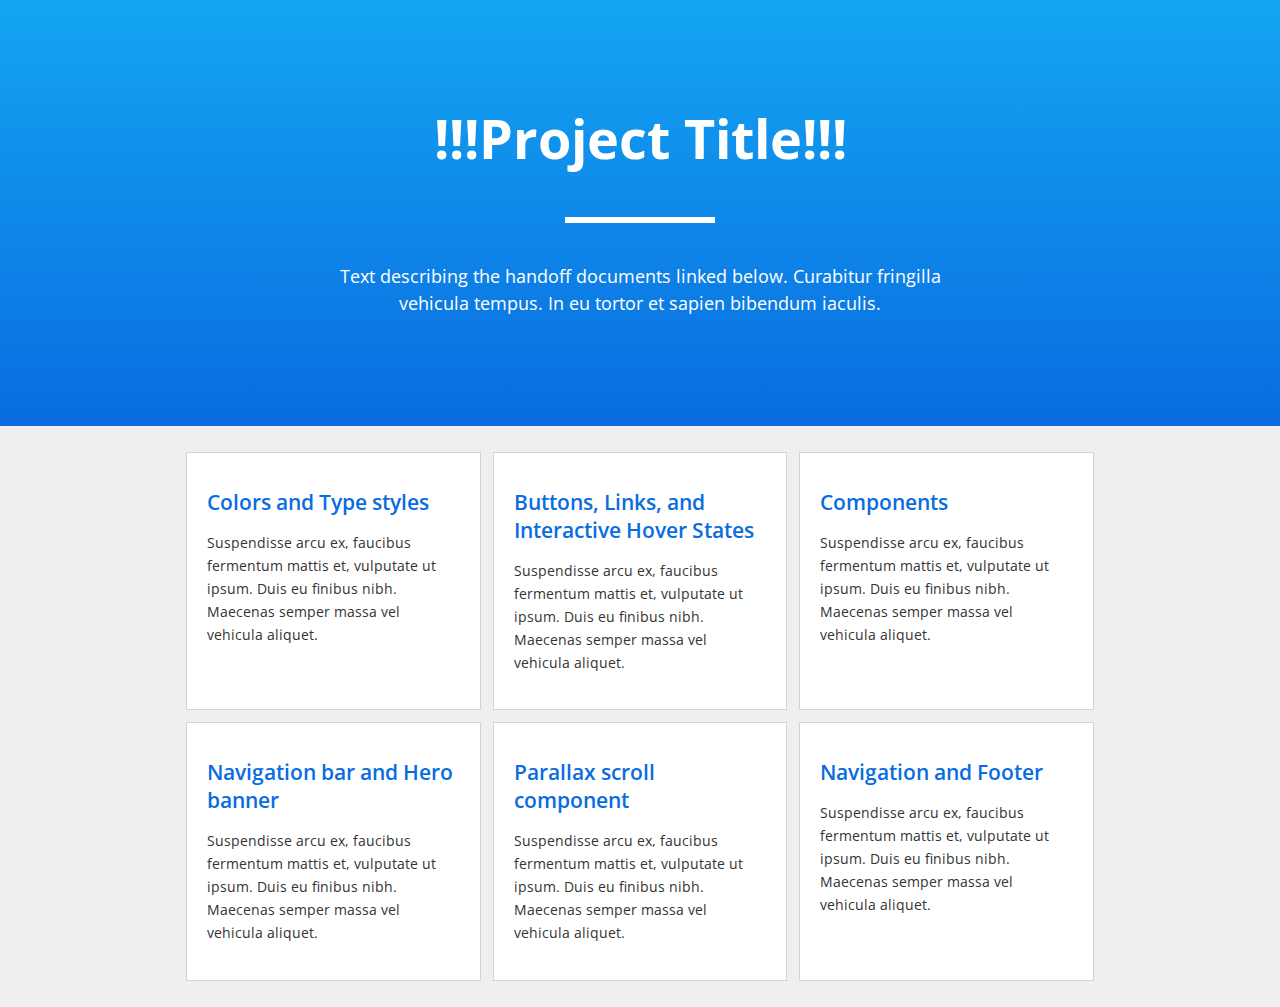
<file: index.html>
<!DOCTYPE html>
<html lang="en">
<head>
	<meta charset="UTF-8">
    <meta name="viewport" content="width=device-width, initial-scale=1.0">
	<title>Home Page</title>
	<link rel="stylesheet" type="text/css" href="css/reset.css">
	<link rel="stylesheet" type="text/css" href="css/main.css">
	<link href="https://fonts.googleapis.com/css?family=Open+Sans:300,400,600,800" rel="stylesheet">
</head>
<body>
	

	<!-- Top -->


    <!-- HERO 1 -->

    <section>
        <div class="hero_1">
            <div class="home_text_wrapper gradient_blue">
                <div class="home_top_text_width">
		    	    <h1>
		    	    	!!!Project Title!!!
		    	    </h1>
		    	    <div class="home_top_rule">
		    	    </div>
		    	    <h2 class="home_top_subtext">
		    	       Text describing the handoff documents linked below. Curabitur fringilla vehicula tempus. In eu tortor et sapien bibendum iaculis. 
		    	    </h2>
		             <a href="#" class="aTag_hero"></a>
                </div>
            </div>
        </div>

    <!-- HERO 2 -->
    
    <div class="hero_2 hide">
        <div class="home_text_wrapper home2_image_bg">
            <div class="color_layer"></div>
            <div class="home2_top_text_width">  
                <h1 class="home2_h1">
                  Project Title
                </h1>
                <div class="home_top_rule"></div>
                <h2 class="home2_h2">
                  Text describing the handoff documents linked below. Curabitur     fringilla vehicula tempus. In eu tortor et sapien bibendum iaculis. 
                </h2>
            </div> 
            <a href="#" class="aTag_hero"></a>
        </div>
    </div>

    </section>

	
     <!-- Bottom -->

	
     <section class="home_bottom_section">

     		<!-- Cards line One -->
     		  
     	<div class="home_card_container">

     		  <div class="home_card">
     		  	<h3>Colors and Type styles</h3>
     		  	<p>
     		  		Suspendisse arcu ex, faucibus fermentum mattis et, vulputate ut ipsum. Duis eu finibus nibh. Maecenas semper massa vel vehicula aliquet. 
     		  	</p>
     		  	<a href="handoff_1.html" class="aTag"></a>
     		  </div>
               	
     		  <div class="home_card">
     		  	<h3>Buttons, Links, and Interactive Hover States</h3>
     		  	<p>
     		  		Suspendisse arcu ex, faucibus fermentum mattis et, vulputate ut ipsum. Duis eu finibus nibh. Maecenas semper massa vel vehicula aliquet.
     		  	</p>
     		  	<a href="handoff_2.html" class="aTag"></a>
     		  </div>

     		  <div class="home_card">
     		  	<h3>Components</h3>
     		  	<p>
     		  		Suspendisse arcu ex, faucibus fermentum mattis et, vulputate ut ipsum. Duis eu finibus nibh. Maecenas semper massa vel vehicula aliquet. 
     		  	</p>
     		  	<a href="#" class="aTag"></a>
     		  </div>
               	
          </div>

             <!-- Cards line Two -->
     		  		  
          <div class="home_card_container">

                 <div class="home_card">
                    <h3>Navigation bar and Hero banner</h3>
                    <p>
                         Suspendisse arcu ex, faucibus fermentum mattis et, vulputate ut ipsum. Duis eu finibus nibh. Maecenas semper massa vel vehicula aliquet. 
                    </p>
                    <a href="handoff_1.html" class="aTag"></a>
                 </div>
                    
                 <div class="home_card">
                    <h3>Parallax scroll component</h3>
                    <p>
                         Suspendisse arcu ex, faucibus fermentum mattis et, vulputate ut ipsum. Duis eu finibus nibh. Maecenas semper massa vel vehicula aliquet.
                    </p>
                    <a href="handoff_2.html" class="aTag"></a>
                 </div>

                 <div class="home_card">
                    <h3>Navigation and Footer</h3>
                    <p>
                         Suspendisse arcu ex, faucibus fermentum mattis et, vulputate ut ipsum. Duis eu finibus nibh. Maecenas semper massa vel vehicula aliquet. 
                    </p>
                    <a href="#" class="aTag"></a>
                 </div>
                    
          </div>
               	
     		
     </section>


    <!-- Scripts -->
     <script src="js/jquery.js"></script> <!-- linking to jQuery file -->
     <script src="js/main.js"></script>
    <!-- End Scripts -->


</body>
</html>
</file>
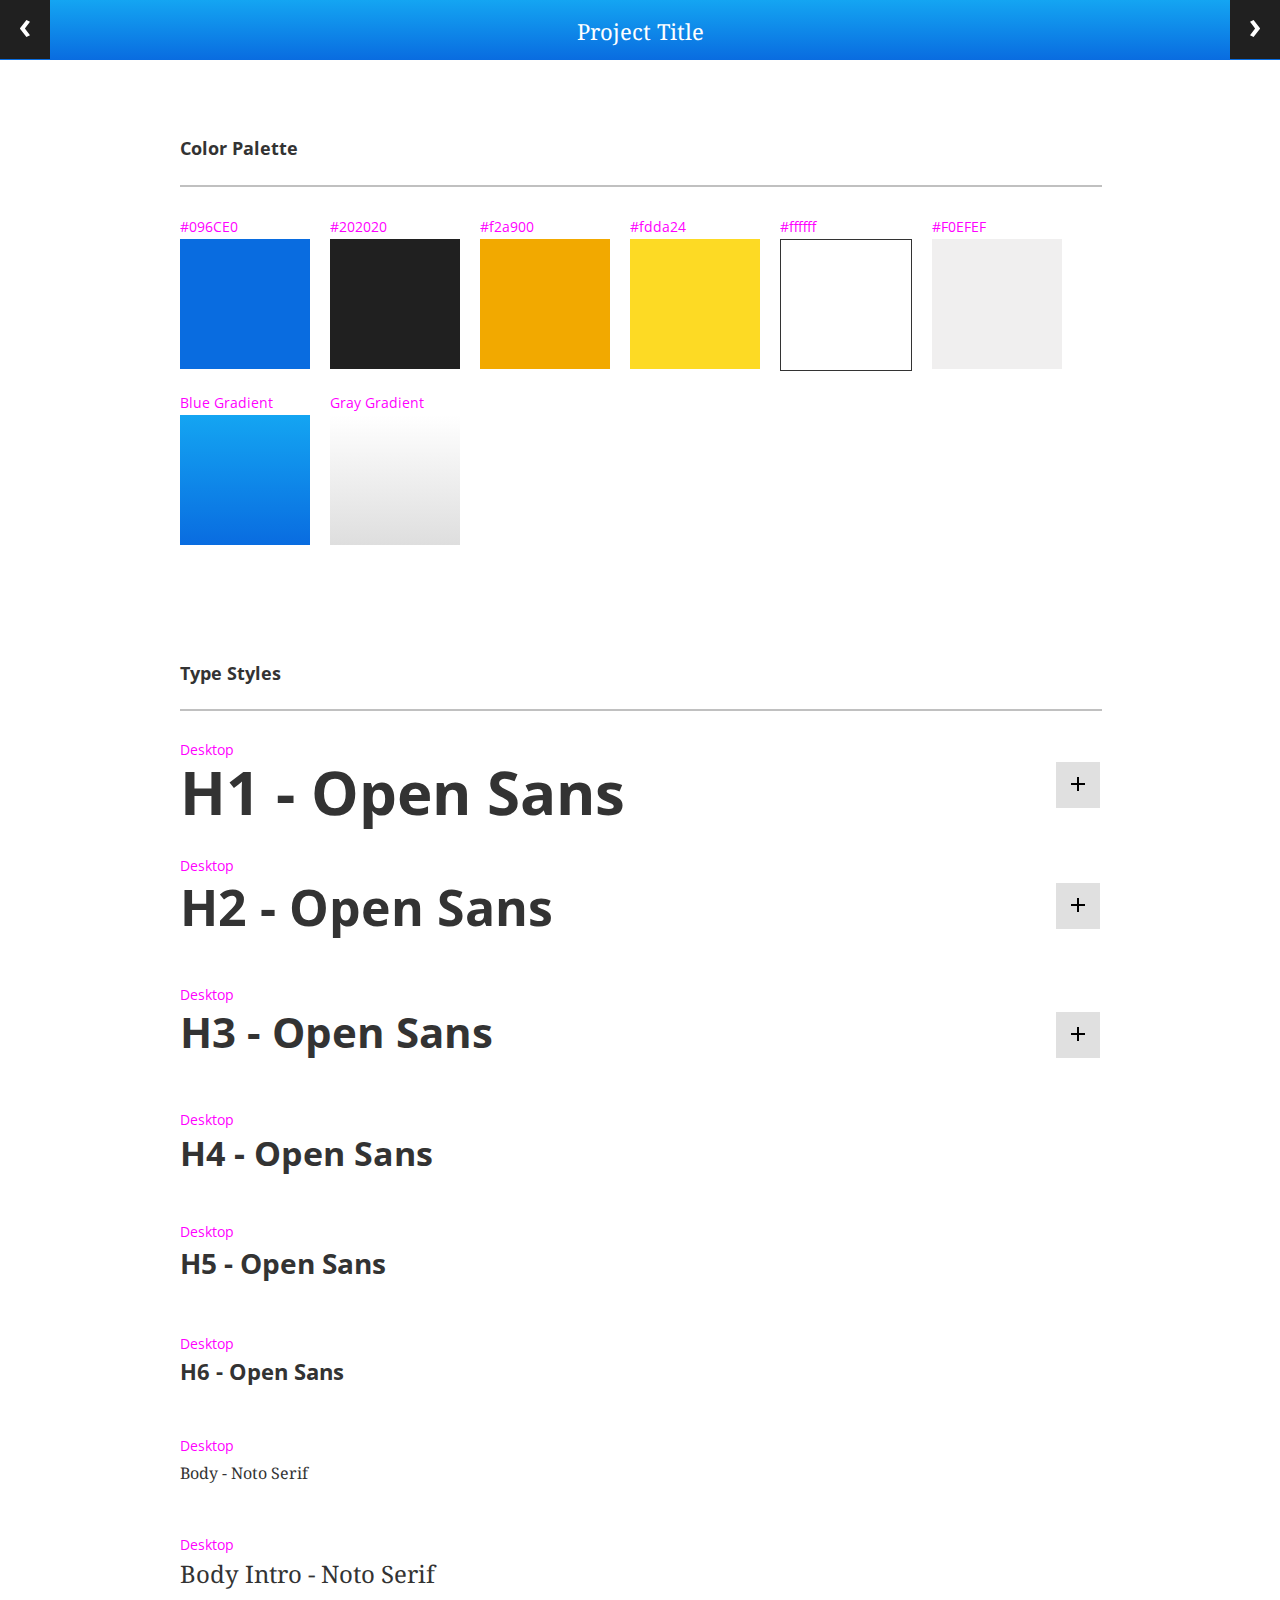
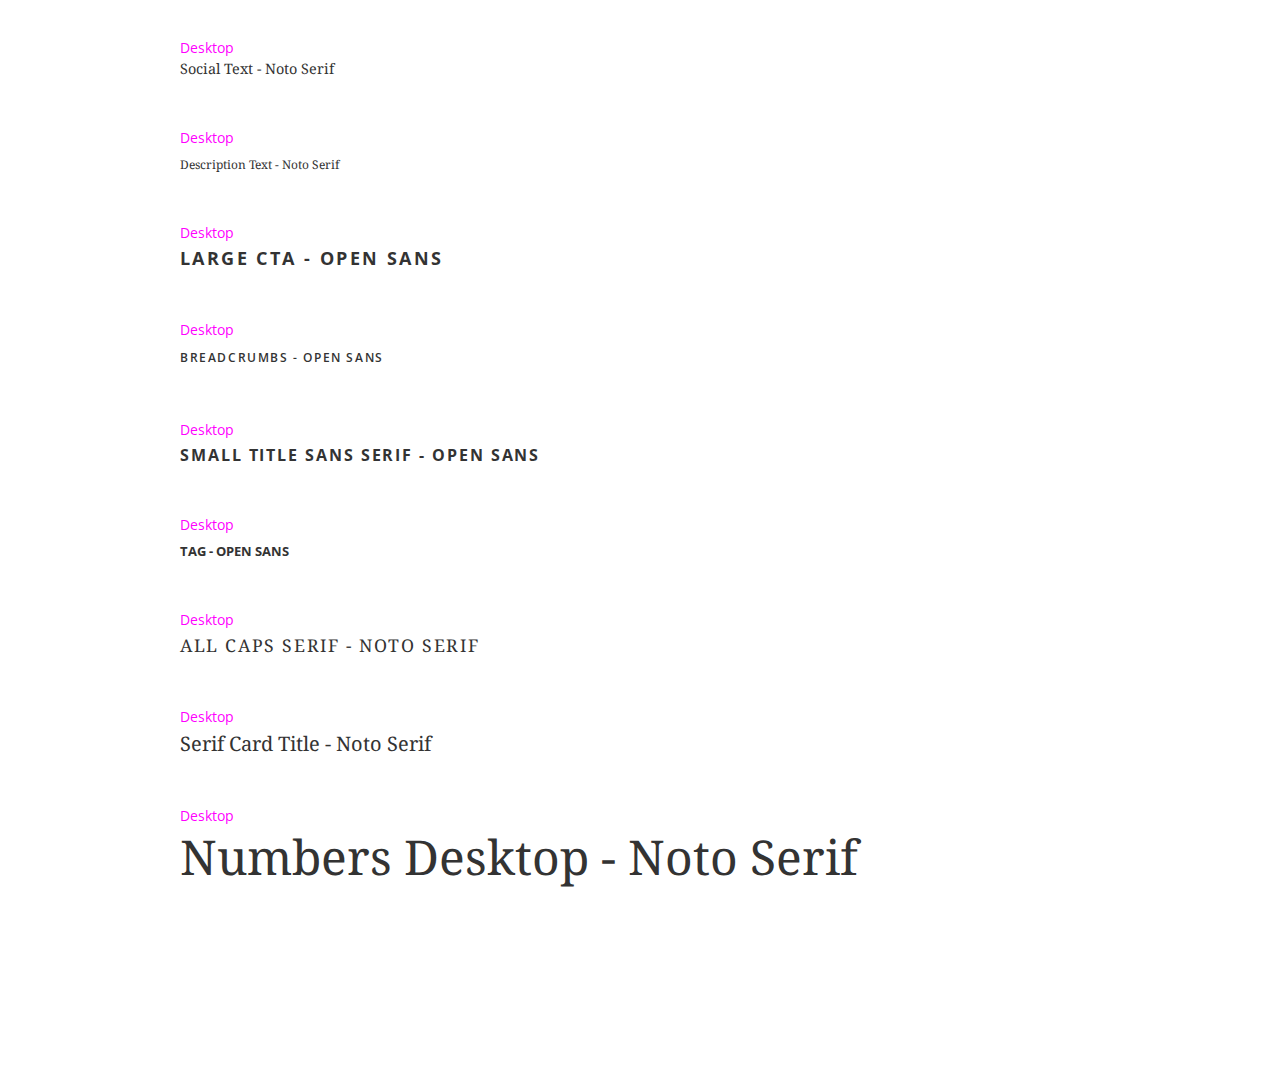
<file: handoff_1.html>
<!DOCTYPE html>
<html lang="en">
<head>
	<meta charset="UTF-8">
     <meta name="viewport" content="width=device-width, initial-scale=1.0">
	<title>Home Page</title>
	<link rel="stylesheet" type="text/css" href="css/reset.css">
	<link rel="stylesheet" type="text/css" href="css/handoff.css">
	<link href="https://fonts.googleapis.com/css?family=Open+Sans:300,400,600,800" rel="stylesheet">
     <link href="https://fonts.googleapis.com/css?family=Noto+Serif:400,700" rel="stylesheet">


</head>
<body>
	

	<!-- EYEBROW -->


	<section class="home_top_section gradient_blue">
          <a href="index.html" class="backArrow">
               <img src="images/Arrow_Small_Left.svg" alt="back arrow">
          </a>
         <a href="handoff_2.html" class="forwardArrow">
               <img src="images/Arrow_Small_Right.svg" alt="back arrow">
          </a>
          <div class="home_960_section">
		   <span class="eyebrow">
		   	Project Title
		   </span>
          </div>
	</section>

	
     <!-- BODY -->
	

	<section class="home_960_section">     


	    <!-- COLOR -->



          <div class="padding_top_xlarge">
               <span class="labelText">
                    Color Palette
               </span>
               <hr color="#C0C0C0" width="100%" class="padding_top_small">
               <div class="flex_container">
                    <div class="color_container">
                         <span class="magentaText">
                              #096CE0
                         </span>
                         <div class="color_block background_color_blue"></div>
                    </div>
                    <div class="color_container">
                         <span class="magentaText">
                              #202020
                         </span>
                         <div class="color_block background_color_black"></div>
                    </div>
                    <div class="color_container">
                         <span class="magentaText">
                              #f2a900
                         </span>
                         <div class="color_block background_color_darkyellow"></div>
                    </div>
                    <div class="color_container">
                         <span class="magentaText">
                              #fdda24
                         </span>
                         <div class="color_block background_color_lightyellow"></div>
                    </div>
                    <div class="color_container">
                         <span class="magentaText">
                              #ffffff
                         </span>
                         <div class="color_block background_color_white"></div>
                    </div>
                    <div class="color_container">
                         <span class="magentaText">
                              #F0EFEF
                         </span>
                         <div class="color_block background_color_lightgray"></div>
                    </div>
                    <div class="color_container">
                         <span class="magentaText">
                              Blue Gradient
                         </span>
                         <div class="color_block gradient_blue"></div>
                    </div>
                    <div class="color_container">
                         <span class="magentaText">
                              Gray Gradient
                         </span>
                         <div class="color_block gradient_gray"></div>
                    </div>
               </div>
          </div>



          <!-- TYPE -->



          <div class="padding_top_xlarge">
		     <span class="labelText">
                    Type Styles
               </span>
               <hr color="#C0C0C0" width="100%" class="padding_top_small">

               <!-- H1 -->

               <div class="flex_container padding_top_small">
                    <div class="type_container">
                         <span class="magentaText viewportDesktop">
                              Desktop
                         </span>
                         <span class="magentaText viewportTablet">
                              Tablet
                         </span>
                         <span class="magentaText viewportMobile">
                              Mobile
                         </span>
                    </div>
                    <div class="type_container padding_bottom_xsmall">
                         <span class="h1">
                              H1 - Open Sans
                         </span>
                         <a href="#" class="accordion" id="toggle_h1">
                              <img src="images/plus.svg" alt="back arrow">
                          </a>
                    </div>
                    <code id="code_h1" class="p padding_top_small padding_bottom_small">
                         font-family: 'Open Sans', sans-serif;<br>
                         font-weight: 700;<br>
                         font-size: 3.75rem;<br>
                         text-align: left;<br>
                         color: #333333;<br>
                         display: inline-block;
                    </code>
               </div>

               <!-- H2 -->

               <div class="flex_container padding_top_small">
                    <div class="type_container padding_bottom_xsmall">
                         <span class="magentaText viewportDesktop">
                              Desktop
                         </span>
                         <span class="magentaText viewportTablet">
                              Tablet
                         </span>
                         <span class="magentaText viewportMobile">
                              Mobile
                         </span>
                    </div>
                    <div class="type_container">
                         <span class="h2">
                              H2 - Open Sans
                         </span>
                         <a href="#" class="accordion" id="toggle_h2">
                              <img src="images/plus.svg" alt="back arrow">
                          </a>
                    </div>
                    <code id="code_h2" class="p padding_top_small padding_bottom_small">
                         font-family: 'Open Sans', sans-serif;<br>
                         font-weight: 700;<br>
                         font-size: 3.1rem;<br>
                         text-align: left;<br>
                         color: #333333;<br>
                         display: inline-block;<br>
                    </code>
               </div>

               <!-- H3 -->

               <div class="flex_container padding_top_large">
                    <div class="type_container padding_bottom_xsmall">
                         <span class="magentaText viewportDesktop">
                              Desktop
                         </span>
                         <span class="magentaText viewportTablet">
                              Tablet
                         </span>
                         <span class="magentaText viewportMobile">
                              Mobile
                         </span>
                    </div>
                    <div class="type_container">
                         <span class="h3">
                              H3 - Open Sans
                         </span>
                         <a href="#" class="accordion" id="toggle_h3">
                              <img src="images/plus.svg" alt="back arrow">
                         </a>
                    </div>
                    <code id="code_h3" class="p padding_top_small padding_bottom_small">
                         font-family: 'Open Sans', sans-serif;<br>
                         font-weight: 700;<br>
                         font-size: 2.55rem;<br>
                         text-align: left;<br>
                         color: #333333;<br>
                         display: inline-block;
                    </code>
               </div>

               <!-- H4 -->

               <div class="flex_container padding_top_large">
                    <div class="type_container padding_bottom_xsmall">
                         <span class="magentaText viewportDesktop">
                              Desktop
                         </span>
                         <span class="magentaText viewportTablet">
                              Tablet
                         </span>
                         <span class="magentaText viewportMobile">
                              Mobile
                         </span>
                    </div>
                    <div class="type_container">
                         <span class="h4">
                              H4 - Open Sans
                         </span>
                    </div>
               </div>

               <!-- H5 -->

               <div class="flex_container padding_top_large">
                    <div class="type_container padding_bottom_xsmall">
                         <span class="magentaText viewportDesktop">
                              Desktop
                         </span>
                         <span class="magentaText viewportTablet">
                              Tablet
                         </span>
                         <span class="magentaText viewportMobile">
                              Mobile
                         </span>
                    </div>
                    <div class="type_container padding_bottom_xsmall">
                         <span class="h5">
                              H5 - Open Sans
                         </span>
                    </div>
               </div>

               <!-- H6 -->

               <div class="flex_container padding_top_large">
                    <div class="type_container padding_bottom_xsmall">
                         <span class="magentaText viewportDesktop">
                              Desktop
                         </span>
                         <span class="magentaText viewportTablet">
                              Tablet
                         </span>
                         <span class="magentaText viewportMobile">
                              Mobile
                         </span>
                    </div>
                    <div class="type_container">
                         <span class="h6">
                              H6 - Open Sans
                         </span>
                    </div>
               </div>

               <!-- Body -->

               <div class="flex_container padding_top_large">
                    <div class="type_container padding_bottom_xsmall">
                         <span class="magentaText viewportDesktop">
                              Desktop
                         </span>
                         <span class="magentaText viewportTablet">
                              Tablet
                         </span>
                         <span class="magentaText viewportMobile">
                              Mobile
                         </span>
                    </div>
                    <div class="type_container">
                         <span class="p">
                              Body - Noto Serif
                         </span>
                    </div>
               </div>

               <!-- Body Intro -->

               <div class="flex_container padding_top_large">
                    <div class="type_container padding_bottom_xsmall">
                         <span class="magentaText viewportDesktop">
                              Desktop
                         </span>
                         <span class="magentaText viewportTablet">
                              Tablet
                         </span>
                         <span class="magentaText viewportMobile">
                              Mobile
                         </span>
                    </div>
                    <div class="type_container">
                         <span class="p_intro">
                              Body Intro - Noto Serif
                         </span>
                    </div>
               </div>

               <!-- Social Text -->

               <div class="flex_container padding_top_large">
                    <div class="type_container">
                         <span class="magentaText viewportDesktop">
                              Desktop
                         </span>
                         <span class="magentaText viewportTablet">
                              Tablet
                         </span>
                         <span class="magentaText viewportMobile">
                              Mobile
                         </span>
                    </div>
                    <div class="type_container">
                         <span class="social_text">
                              Social Text - Noto Serif
                         </span>
                    </div>
               </div>

               <!-- Description Text -->

               <div class="flex_container padding_top_large">
                    <div class="type_container padding_bottom_xsmall">
                         <span class="magentaText viewportDesktop">
                              Desktop
                         </span>
                         <span class="magentaText viewportTablet">
                              Tablet
                         </span>
                         <span class="magentaText viewportMobile">
                              Mobile
                         </span>
                    </div>
                    <div class="type_container">
                         <span class="description_text">
                              Description Text - Noto Serif
                         </span>
                    </div>
               </div>

               <!-- Large CTA -->

               <div class="flex_container padding_top_large">
                    <div class="type_container padding_bottom_xsmall">
                         <span class="magentaText viewportDesktop">
                              Desktop
                         </span>
                         <span class="magentaText viewportTablet">
                              Tablet
                         </span>
                         <span class="magentaText viewportMobile">
                              Mobile
                         </span>
                    </div>
                    <div class="type_container">
                         <span class="large_cta">
                              LARGE CTA - Open Sans 
                         </span>
                    </div>
               </div>

               <!-- Breadcrumbs -->

               <div class="flex_container padding_top_large">
                    <div class="type_container padding_bottom_xsmall">
                         <span class="magentaText viewportDesktop">
                              Desktop
                         </span>
                         <span class="magentaText viewportTablet">
                              Tablet
                         </span>
                         <span class="magentaText viewportMobile">
                              Mobile
                         </span>
                    </div>
                    <div class="type_container">
                         <span class="breadcrumbs">
                              BREADCRUMBS - Open Sans
                         </span>
                    </div>
               </div>

               <!-- Small Title -->

               <div class="flex_container padding_top_large">
                    <div class="type_container padding_bottom_xsmall">
                         <span class="magentaText viewportDesktop">
                              Desktop
                         </span>
                         <span class="magentaText viewportTablet">
                              Tablet
                         </span>
                         <span class="magentaText viewportMobile">
                              Mobile
                         </span>
                    </div>
                    <div class="type_container">
                         <span class="small_title_sans">
                              Small Title Sans Serif - Open Sans 
                         </span>
                    </div>
               </div>

               <!-- Tag -->

               <div class="flex_container padding_top_large">
                    <div class="type_container padding_bottom_xsmall">
                         <span class="magentaText viewportDesktop">
                              Desktop
                         </span>
                         <span class="magentaText viewportTablet">
                              Tablet
                         </span>
                         <span class="magentaText viewportMobile">
                              Mobile
                         </span>
                    </div>
                    <div class="type_container">
                         <span class="tag_text">
                               TAG - Open Sans
                         </span>
                    </div>
               </div>

               <!-- All Caps -->

               <div class="flex_container padding_top_large">
                    <div class="type_container padding_bottom_xsmall">
                         <span class="magentaText viewportDesktop">
                              Desktop
                         </span>
                         <span class="magentaText viewportTablet">
                              Tablet
                         </span>
                         <span class="magentaText viewportMobile">
                              Mobile
                         </span>
                    </div>
                    <div class="type_container">
                         <span class="all_caps_serif">
                               ALL CAPS SERIF - Noto Serif
                         </span>
                    </div>
               </div>

               <!-- Serif Card Title -->

               <div class="flex_container padding_top_large">
                    <div class="type_container padding_bottom_xsmall">
                         <span class="magentaText viewportDesktop">
                              Desktop
                         </span>
                         <span class="magentaText viewportTablet">
                              Tablet
                         </span>
                         <span class="magentaText viewportMobile">
                              Mobile
                         </span>
                    </div>
                    <div class="type_container">
                         <span class="serif_card_title">
                               Serif Card Title - Noto Serif
                         </span>
                    </div>
               </div>

               <!-- Large Numbers -->

               <div class="flex_container padding_top_large">
                    <div class="type_container padding_bottom_xsmall">
                         <span class="magentaText viewportDesktop">
                              Desktop
                         </span>
                         <span class="magentaText viewportTablet">
                              Tablet
                         </span>
                         <span class="magentaText viewportMobile">
                              Mobile
                         </span>
                    </div>
                    <div class="type_container">
                         <span class="numbers_desktop">
                              Numbers Desktop - Noto Serif
                         </span>
                    </div>
               </div>
               
               
               <!-- Padding -->
               

               <div class="flex_container padding_top_large">
                    <div class="padding_top_xlarge"></div>
                    <div class="padding_top_xlarge"></div>
               </div>
          </div>


	</section>

    <!-- Scripts -->
     <script src="js/jquery.js"></script> <!-- linking to jQuery file -->
     <script src="js/main.js"></script>
    <!-- End Scripts -->

</body>
</html>
</file>
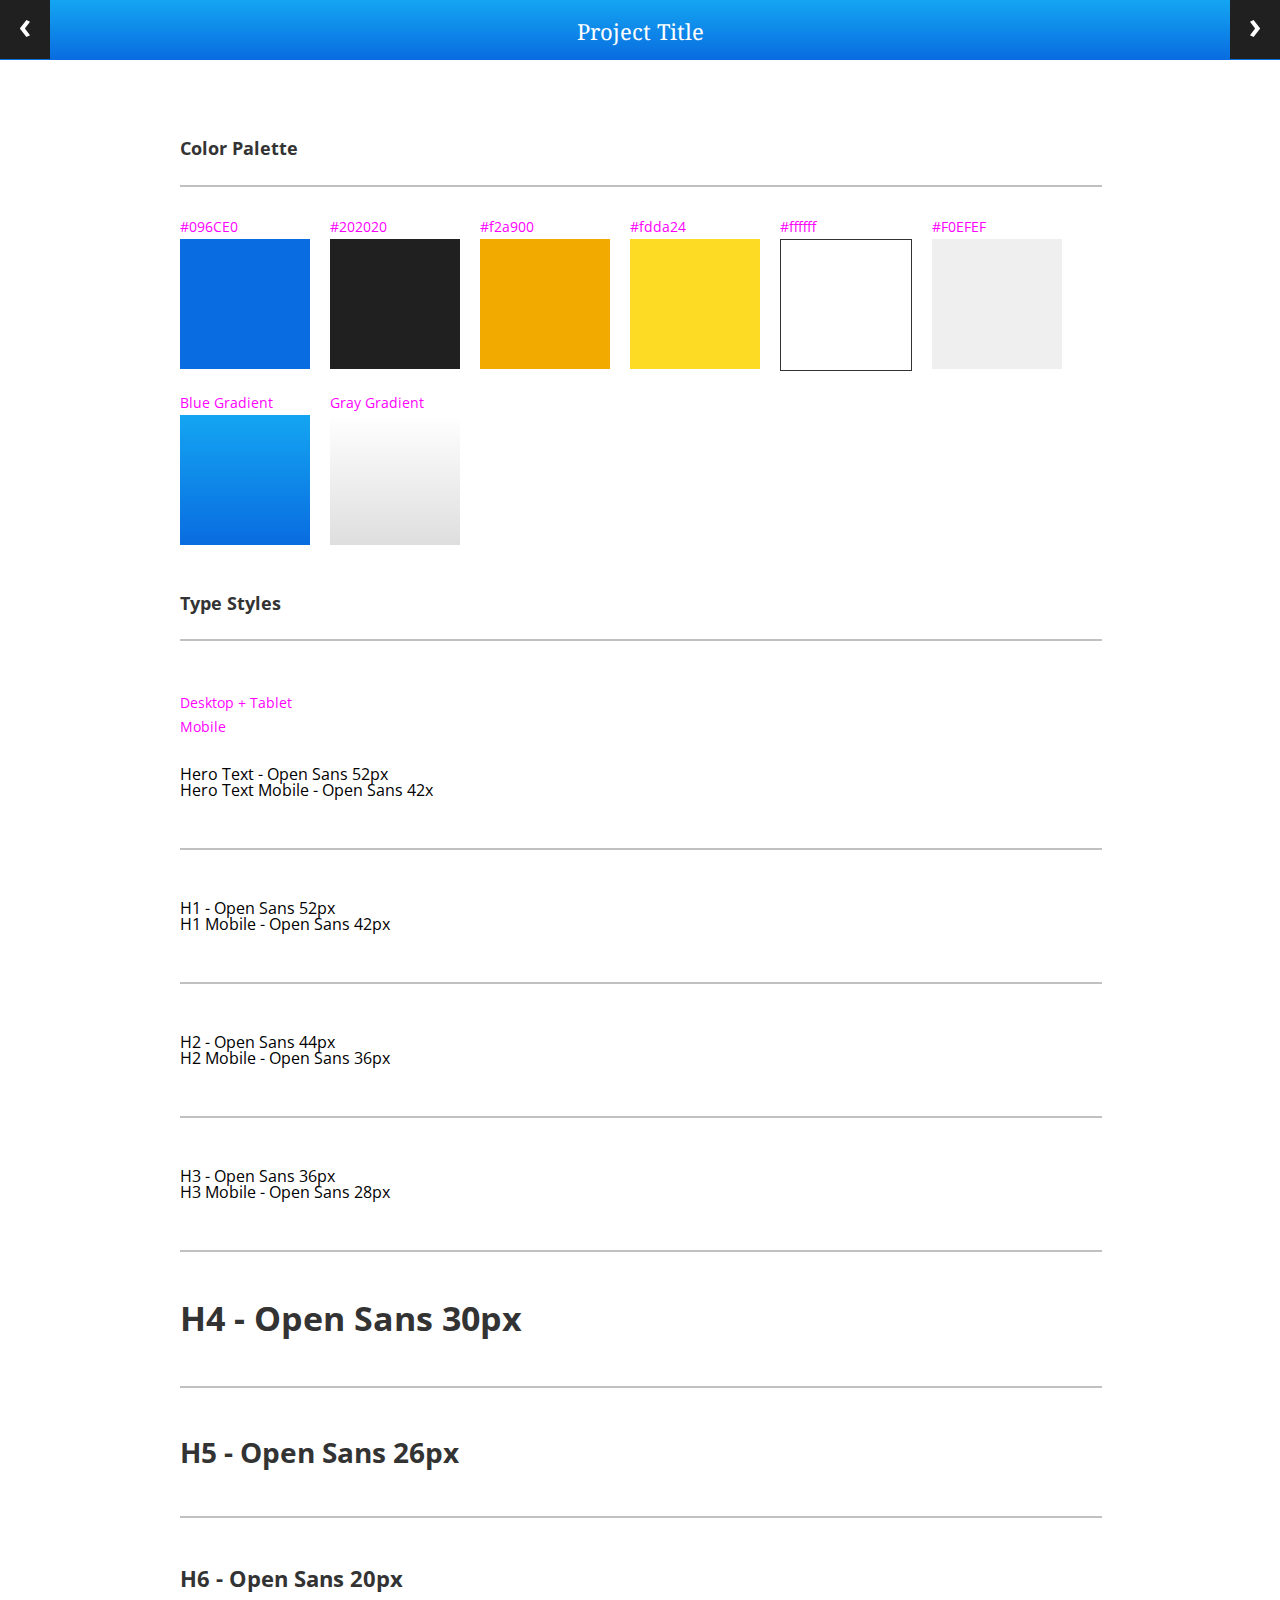
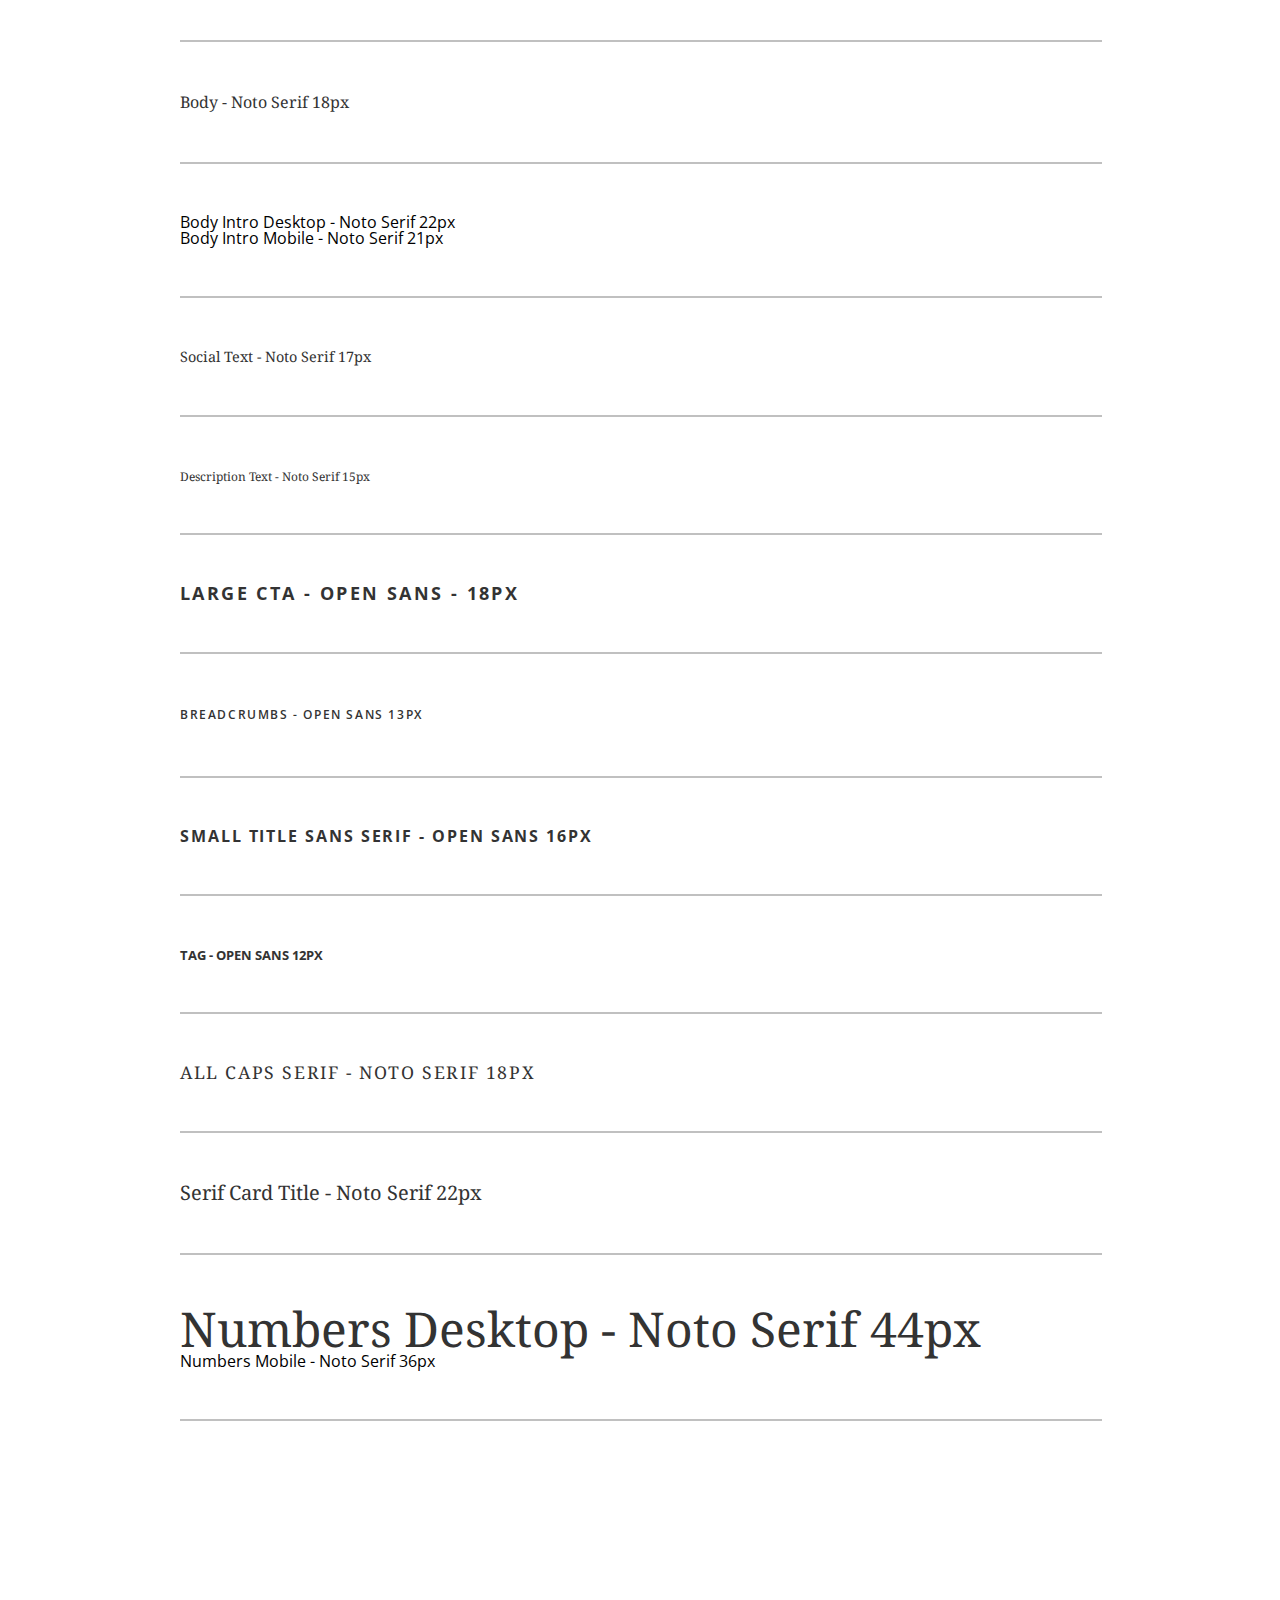
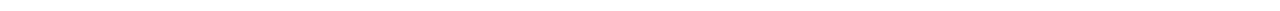
<file: handoff_1_2cols.html>
<!DOCTYPE html>
<html lang="en">
<head>
	<meta charset="UTF-8">
     <meta name="viewport" content="width=device-width, initial-scale=1.0">
	<title>Home Page</title>
	<link rel="stylesheet" type="text/css" href="css/reset.css">
	<link rel="stylesheet" type="text/css" href="css/handoff.css">
	<link href="https://fonts.googleapis.com/css?family=Open+Sans:300,400,600,800" rel="stylesheet">
     <link href="https://fonts.googleapis.com/css?family=Noto+Serif:400,700" rel="stylesheet">
</head>
<body>
	

	<!-- EYEBROW -->


	<section class="home_top_section gradient_blue">
          <a href="index.html" class="backArrow">
               <img src="images/Arrow_Small_Left.svg" alt="back arrow">
          </a>
         <a href="handoff_2.html" class="forwardArrow">
               <img src="images/Arrow_Small_Right.svg" alt="back arrow">
          </a>
          <div class="home_960_section">
		   <span class="eyebrow">
		   	Project Title
		   </span>
          </div>
	</section>

	
     <!-- BODY -->
	

	<section class="home_960_section">     


	<!-- COLOR -->



          <div class="padding_top_xlarge">
               <span class="labelText">
                    Color Palette
               </span>
               <hr color="#C0C0C0" width="100%" class="padding_top_small">
               <div class="flex_container">
                    <div class="color_container">
                         <span class="magentaText">
                              #096CE0
                         </span>
                         <div class="color_block background_color_blue"></div>
                    </div>
                    <div class="color_container">
                         <span class="magentaText">
                              #202020
                         </span>
                         <div class="color_block background_color_black"></div>
                    </div>
                    <div class="color_container">
                         <span class="magentaText">
                              #f2a900
                         </span>
                         <div class="color_block background_color_darkyellow"></div>
                    </div>
                    <div class="color_container">
                         <span class="magentaText">
                              #fdda24
                         </span>
                         <div class="color_block background_color_lightyellow"></div>
                    </div>
                    <div class="color_container">
                         <span class="magentaText">
                              #ffffff
                         </span>
                         <div class="color_block background_color_white"></div>
                    </div>
                    <div class="color_container">
                         <span class="magentaText">
                              #F0EFEF
                         </span>
                         <div class="color_block background_color_lightgray"></div>
                    </div>
                    <div class="color_container">
                         <span class="magentaText">
                              Blue Gradient
                         </span>
                         <div class="color_block gradient_blue"></div>
                    </div>
                    <div class="color_container">
                         <span class="magentaText">
                              Gray Gradient
                         </span>
                         <div class="color_block gradient_gray"></div>
                    </div>
               </div>
          </div>



     <!-- TYPE -->



          <div class="padding_top_large">
		     <span class="labelText">
                    Type Styles
               </span>
               <hr color="#C0C0C0" width="100%" class="padding_bottom_small     padding_top_small">

               <div class="flex_container padding_top_large">
                    <div class="type_container">
                         <span class="magentaText">
                              <b>Desktop + Tablet</b>
                         </span>
                    </div>
                    <div class="type_container">
                         <span class="magentaText">
                              <b>Mobile</b>
                         </span>
                    </div>
               </div>

               <!-- Hero Text -->
               <div class="flex_container padding_top_small">
                    <div class="type_container">
                         <span class="hero_text_desktop">
                              Hero Text - Open Sans 52px
                         </span>
                    </div>
                    <div class="type_container">
                         <span class="hero_text_mobile">
                              Hero Text Mobile - Open Sans 42x
                         </span>
                    </div>
               </div>
               <hr color="#C0C0C0" width="100%" class="padding_bottom_large     padding_top_large">
               <!-- H1 -->
                <div class="flex_container padding_top_large">
                    <div class="type_container">
                         <span class="h1_desktop">
                              H1 - Open Sans 52px
                         </span>
                    </div>
                    <div class="type_container">
                         <span class="h1_mobile">
                              H1 Mobile - Open Sans 42px
                         </span>
                    </div>
               </div>
               <hr color="#C0C0C0" width="100%" class="padding_bottom_large     padding_top_large">
               <!-- H2 -->
               <div class="flex_container padding_top_large">
                    <div class="type_container">
                         <span class="h2_desktop">
                              H2 - Open Sans 44px
                         </span>
                    </div>
                    <div class="type_container">
                         <span class="h2_mobile">
                              H2 Mobile - Open Sans 36px
                         </span>
                    </div>
               </div>
               <hr color="#C0C0C0" width="100%" class="padding_bottom_large     padding_top_large">
               <!-- H3 -->
               <div class="flex_container padding_top_large">
                    <div class="type_container">
                         <span class="h3_desktop">
                              H3 - Open Sans 36px
                         </span>
                    </div>
                    <div class="type_container">
                         <span class="h3_mobile">
                              H3 Mobile - Open Sans 28px
                         </span>
                    </div>
               </div>
               <hr color="#C0C0C0" width="100%" class="padding_bottom_large     padding_top_large">
               <!-- H4 -->
               <div class="flex_container padding_top_large">
                    <div class="type_container">
                         <span class="h4">
                              H4 - Open Sans 30px
                         </span>
                    </div>
               </div>
               <hr color="#C0C0C0" width="100%" class="padding_bottom_large     padding_top_large">
               <!-- H5 -->
               <div class="flex_container padding_top_large">
                    <div class="type_container">
                         <span class="h5">
                              H5 - Open Sans 26px
                         </span>
                    </div>
               </div>
               <hr color="#C0C0C0" width="100%" class="padding_bottom_large     padding_top_large">
               <!-- H6 -->
               <div class="flex_container padding_top_large">
                    <div class="type_container">
                         <span class="h6">
                              H6 - Open Sans 20px
                         </span>
                    </div>
               </div>
               <hr color="#C0C0C0" width="100%" class="padding_bottom_large     padding_top_large">
               <!-- Body -->
               <div class="flex_container padding_top_large">
                    <div class="type_container">
                         <span class="p">
                              Body - Noto Serif 18px
                         </span>
                    </div>
               </div>
               <hr color="#C0C0C0" width="100%" class="padding_bottom_large     padding_top_large">
               <!-- Body Intro -->
               <div class="flex_container padding_top_large">
                    <div class="type_container">
                         <span class="p_intro_desktop">
                              Body Intro Desktop - Noto Serif 22px
                         </span>
                    </div>
                    <div class="type_container">
                         <span class="p_intro_mobile">
                              Body Intro Mobile - Noto Serif 21px
                         </span>
                    </div>
               </div>
               <hr color="#C0C0C0" width="100%" class="padding_bottom_large     padding_top_large">
               <!-- Social Text -->
               <div class="flex_container padding_top_large">
                    <div class="type_container">
                         <span class="social_text">
                              Social Text - Noto Serif 17px
                         </span>
                    </div>
               </div>
               <hr color="#C0C0C0" width="100%" class="padding_bottom_large     padding_top_large">
               <!-- Description Text -->
               <div class="flex_container padding_top_large">
                    <div class="type_container">
                         <span class="description_text">
                              Description Text - Noto Serif 15px
                         </span>
                    </div>
               </div>
               <hr color="#C0C0C0" width="100%" class="padding_bottom_large     padding_top_large">
               <!-- Large CTA -->
               <div class="flex_container padding_top_large">
                    <div class="type_container">
                         <span class="large_cta">
                              LARGE CTA - Open Sans - 18px 
                         </span>
                    </div>
               </div>
               <hr color="#C0C0C0" width="100%" class="padding_bottom_large     padding_top_large">
               <!-- Breadcrumbs -->
               <div class="flex_container padding_top_large">
                    <div class="type_container">
                         <span class="breadcrumbs">
                              BREADCRUMBS - Open Sans 13px
                         </span>
                    </div>
               </div>
               <hr color="#C0C0C0" width="100%" class="padding_bottom_large     padding_top_large">
               <!-- Small Title -->
               <div class="flex_container padding_top_large">
                    <div class="type_container">
                         <span class="small_title_sans">
                              Small Title Sans Serif - Open Sans 16px
                         </span>
                    </div>
               </div>
               <hr color="#C0C0C0" width="100%" class="padding_bottom_large     padding_top_large">
               <!-- Tag -->
               <div class="flex_container padding_top_large">
                    <div class="type_container">
                         <span class="tag_text">
                              TAG - Open Sans 12px
                         </span>
                    </div>
               </div>
               <hr color="#C0C0C0" width="100%" class="padding_bottom_large     padding_top_large">
               <!-- All Caps -->
               <div class="flex_container padding_top_large">
                    <div class="type_container">
                         <span class="all_caps_serif">
                              ALL CAPS SERIF - Noto Serif 18px
                         </span>
                    </div>
               </div>
               <hr color="#C0C0C0" width="100%" class="padding_bottom_large     padding_top_large">
               <!-- Serif Card Title -->
               <div class="flex_container padding_top_large">
                    <div class="type_container">
                         <span class="serif_card_title">
                              Serif Card Title - Noto Serif 22px
                         </span>
                    </div>
               </div>
               <hr color="#C0C0C0" width="100%" class="padding_bottom_large     padding_top_large">
               <!-- Large Numbers -->
               <div class="flex_container padding_top_large">
                    <div class="type_container">
                         <span class="numbers_desktop">
                              Numbers Desktop - Noto Serif 44px
                         </span>
                    </div>
                    <div class="type_container">
                         <span class="numbers_mobile">
                              Numbers Mobile - Noto Serif 36px
                         </span>
                    </div>
               </div>
               <hr color="#C0C0C0" width="100%" class="padding_bottom_large     padding_top_large">

               
               <!-- Padding -->
               <div class="flex_container padding_top_large">
                    <div class="padding_top_xlarge"></div>
                    <div class="padding_top_xlarge"></div>
                    <div class="padding_top_xlarge"></div>
                    <div class="padding_top_xlarge"></div>
               </div>
          </div>

	</section>


</body>
</html>
</file>
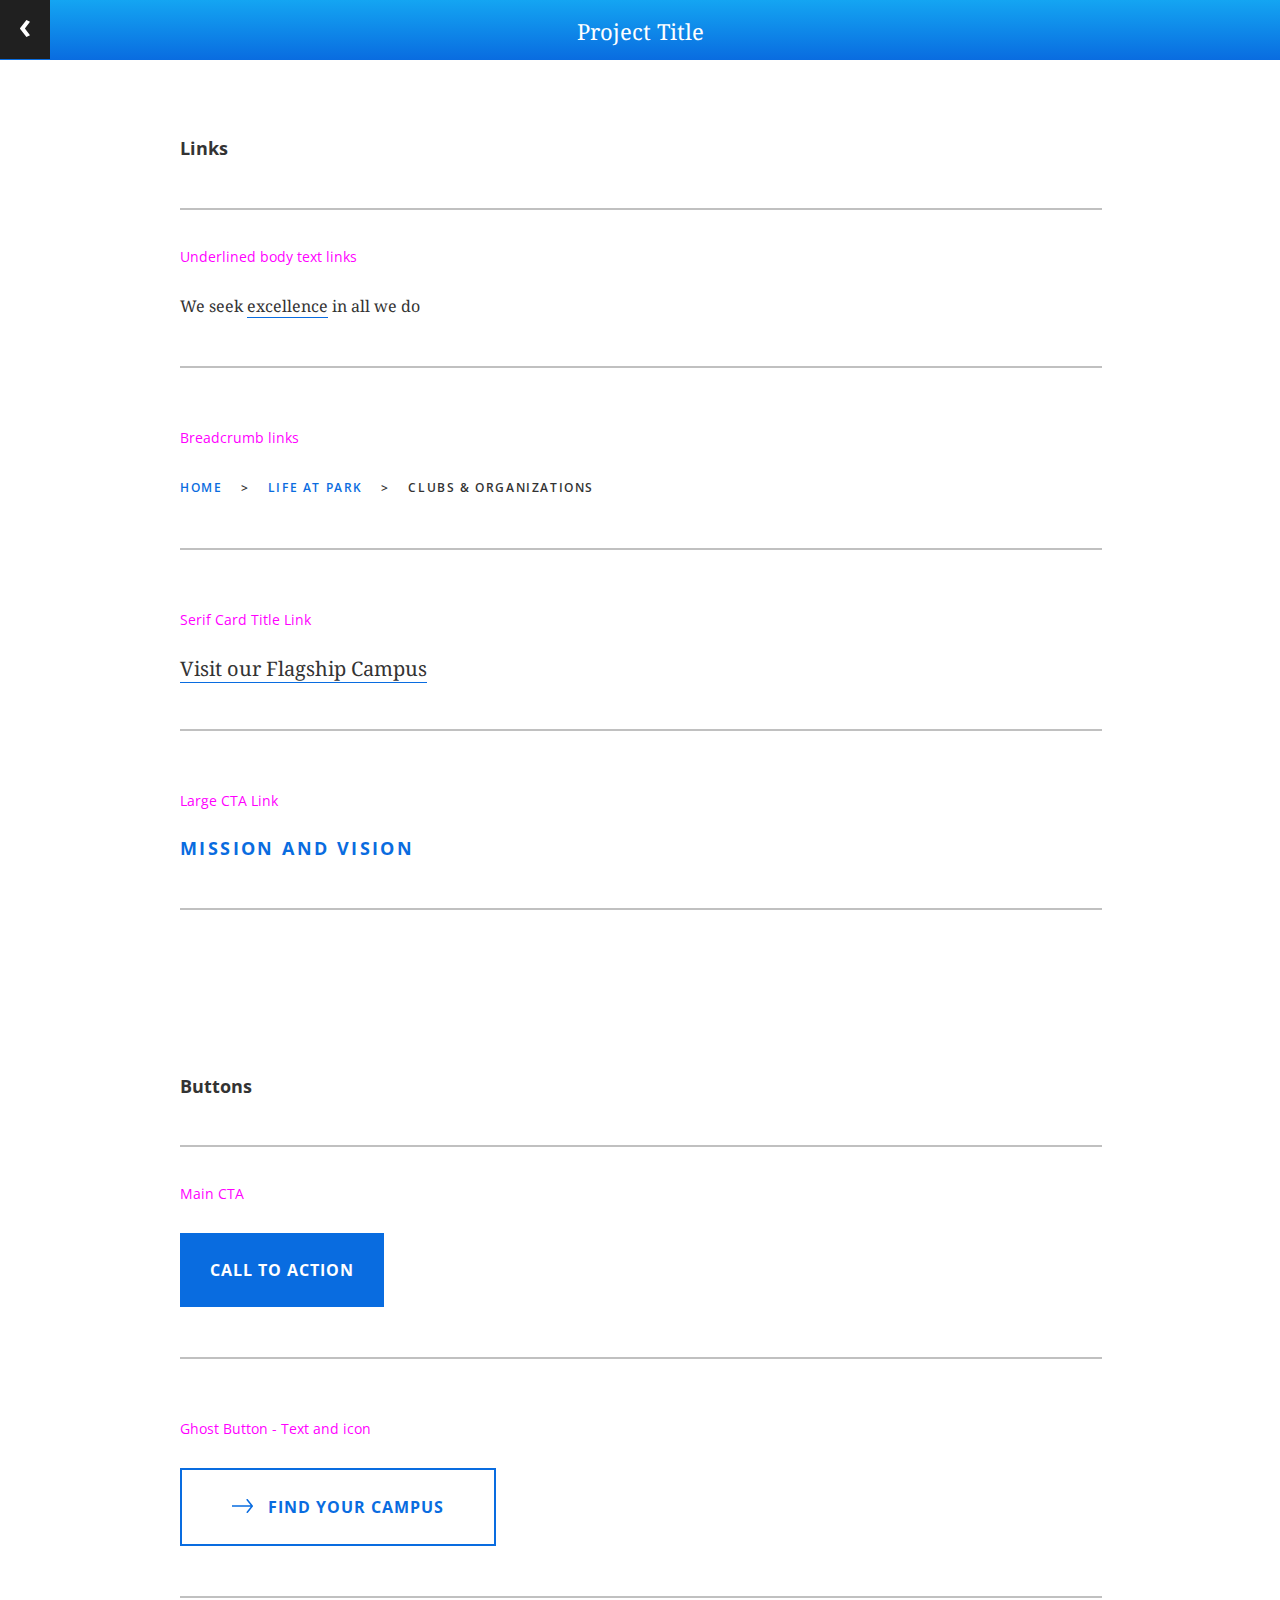
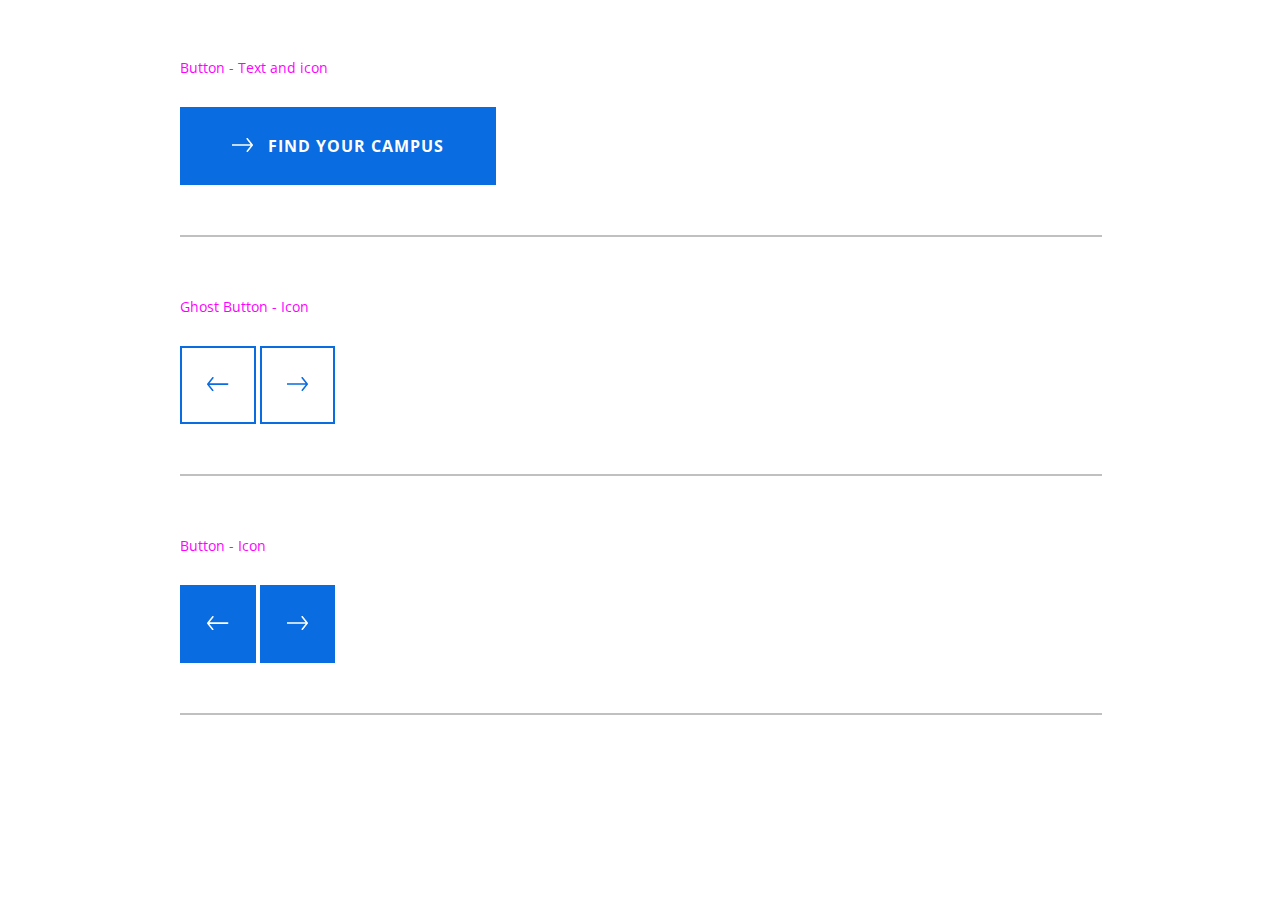
<file: handoff_2.html>
<!DOCTYPE html>
<html lang="en">
<head>
	<meta charset="UTF-8">
     <meta name="viewport" content="width=device-width, initial-scale=1.0">
	<title>Home Page</title>
	<link rel="stylesheet" type="text/css" href="css/reset.css">
	<link rel="stylesheet" type="text/css" href="css/handoff.css">
	<link href="https://fonts.googleapis.com/css?family=Open+Sans:300,400,600,800" rel="stylesheet">
     <link href="https://fonts.googleapis.com/css?family=Noto+Serif:400,700" rel="stylesheet">
</head>
<body>
	

	<!-- EYEBROW -->


	<section class="home_top_section gradient_blue">
          <a href="handoff_1.html" class="backArrow">
               <img src="images/Arrow_Small_Left.svg" alt="back arrow">
          </a>
          <div class="home_960_section">
		   <span class="eyebrow">
		   	Project Title
		   </span>
          </div>
	</section>

	
     <!-- BODY -->
	

	<section class="home_960_section">
          

	<!-- LINKS -->


          <div class="padding_top_xlarge">
               <span class="labelText">
                    Links
               </span>
             
               <!-- Body Text Link -->
             
               <hr color="#C0C0C0" width="100%" class="padding_top_large">
               <span class="magentaText padding_top_small">
                    Underlined body text links
               </span>

               <div class="flex_container padding_top_small">
                    <div class="type_container">
                         <span class="p">
                              We seek <a href="#">excellence</a> in all we do 
                         </span>
                    </div>
               </div>

               <!-- Breadcrumbs -->

               <hr color="#C0C0C0" width="100%" class="padding_top_large">
               <span class="magentaText padding_top_large">
                    Breadcrumb links
               </span>
               <div class="flex_container padding_top_small">
                    <div class="type_container">
                         <span class="breadcrumbs">
                              <a href="#">Home</a> 
                              &nbsp;&nbsp; > &nbsp;&nbsp; 
                              <a href="#">Life at park</a> 
                              &nbsp;&nbsp; > &nbsp;&nbsp; 
                              Clubs &amp; Organizations
                         </span>
                    </div>
               </div>

               <!-- Serif Card Title -->

               <hr color="#C0C0C0" width="100%" class="padding_top_large">
               <span class="magentaText padding_top_large">
                    Serif Card Title Link
               </span>
               <div class="flex_container padding_top_small">
                    <div class="type_container">
                         <span class="serif_card_title">
                              <a href="#">Visit our Flagship Campus</a>
                         </span>
                    </div>
               </div>

               <!-- Large CTA -->

               <hr color="#C0C0C0" width="100%" class="padding_top_large">
               <span class="magentaText padding_top_large">
                    Large CTA Link
               </span>
               <div class="flex_container padding_top_small">
                    <div class="type_container">
                         <span class="large_cta">
                              <a href="#">Mission and Vision</a>
                         </span>
                    </div>
               </div>

                <!-- Additional Rule -->

               <hr color="#C0C0C0" width="100%" class="padding_top_large">

          </div>

	</section>

          <section class="home_960_section">
          

     <!-- BUTTONS -->


          <div class="padding_top_xlarge">
               <span class="labelText">
                    Buttons
               </span>
             
               <!-- Body Text Link -->
             
               <hr color="#C0C0C0" width="100%" class="padding_top_large">
               <span class="magentaText padding_top_small">
                    Main CTA
               </span>

               <div class="flex_container padding_top_small">
                    <div class="type_container">
                         <span class="button_cta_blue">
                              <a href="">Call to Action</a> 
                         </span>
                    </div>
               </div>


               <!-- Ghost Button - Text and icon -->
               <hr color="#C0C0C0" width="100%" class="padding_top_large">
               <span class="magentaText padding_top_large">
                    Ghost Button - Text and icon
               </span>
               <div class="flex_container padding_top_small">
                    <div class="type_container">
                         <!-- Button Code Start -->
                         <div class="arrow_button_ghost">
                              <a href="#">
                                   <div class="icon_arrow_text btn_padding">
<svg version="1.1" id="Layer_1" xmlns="http://www.w3.org/2000/svg" xmlns:xlink="http://www.w3.org/1999/xlink" x="0px" y="0px"
      width="21.4px" height="14.2px" viewBox="-244 249.8 21.4 14.2" enable-background="new -244 249.8 21.4 14.2"
      xml:space="preserve">
<path d="M-223.2,256.2C-223.2,256.2-223.2,256.2-223.2,256.2l-5-6.2c-0.3-0.3-0.7-0.4-1.1-0.1
     c-0.3,0.3-0.4,0.7-0.1,1.1l4,5h-18.2c-0.4,0-0.8,0.3-0.8,0.8c0,0.4,0.3,0.8,0.8,0.8h18.3l-4,5c-0.3,0.3-0.2,0.8,0.1,1.1
     c0.1,0.1,0.3,0.2,0.5,0.2s0.4-0.1,0.6-0.3l5-6.2c0,0,0,0,0,0C-222.8,257-222.9,256.6-223.2,256.2z"/>
</svg>
                                   </div>
                                   <span class="btn_padding">
                                        Find your campus
                                   </span>
                              </a>
                         </div>
                         <!-- Button Code End -->
                    </div>
               </div>


               <!-- Button - Text and icon -->
               <hr color="#C0C0C0" width="100%" class="padding_top_large">
               <span class="magentaText padding_top_large">
                    Button - Text and icon
               </span>
               <div class="flex_container padding_top_small">
                    <div class="type_container">
                         <!-- Button Code Start -->
                         <div class="arrow_button">
                              <a href="#">
                                   <div class="icon_arrow_text btn_padding">
<svg version="1.1" id="Layer_1" xmlns="http://www.w3.org/2000/svg" xmlns:xlink="http://www.w3.org/1999/xlink" x="0px" y="0px"
      width="21.4px" height="14.2px" viewBox="-244 249.8 21.4 14.2" enable-background="new -244 249.8 21.4 14.2"
      xml:space="preserve">
<path d="M-223.2,256.2C-223.2,256.2-223.2,256.2-223.2,256.2l-5-6.2c-0.3-0.3-0.7-0.4-1.1-0.1
     c-0.3,0.3-0.4,0.7-0.1,1.1l4,5h-18.2c-0.4,0-0.8,0.3-0.8,0.8c0,0.4,0.3,0.8,0.8,0.8h18.3l-4,5c-0.3,0.3-0.2,0.8,0.1,1.1
     c0.1,0.1,0.3,0.2,0.5,0.2s0.4-0.1,0.6-0.3l5-6.2c0,0,0,0,0,0C-222.8,257-222.9,256.6-223.2,256.2z"/>
</svg>
                                   </div>
                                   <span class="btn_padding">
                                        Find your campus
                                   </span>
                              </a>
                         </div>
                         <!-- Button Code End -->
                    </div>
               </div>


               <!-- Arrow Ghost Button -->
               <hr color="#C0C0C0" width="100%" class="padding_top_large">
               <span class="magentaText padding_top_large">
                    Ghost Button - Icon
               </span>
               <div class="flex_container padding_top_small">
                    <div class="type_container">
                         <!-- Button Code Start -->
                         <span class="arrow_button_ghost">
                              <a href="#">
                                   <div class="icon_arrow">
<svg version="1.1" id="Layer_1" xmlns="http://www.w3.org/2000/svg" xmlns:xlink="http://www.w3.org/1999/xlink" x="0px" y="0px"
      width="21.5px" height="14.2px" viewBox="-242.4 249.8 21.5 14.2" enable-background="new -242.4 249.8 21.5 14.2"
      xml:space="preserve">
<path d="M-242.2,257.5L-242.2,257.5l5,6.2c0.2,0.2,0.4,0.3,0.6,0.3s0.4-0.1,0.5-0.2c0.3-0.3,0.4-0.8,0.1-1.1l-4-5
     h18.3c0.5,0,0.8-0.4,0.8-0.8c0-0.5-0.4-0.8-0.8-0.8h-18.2l4-5c0.3-0.4,0.2-0.8-0.1-1.1c-0.4-0.3-0.8-0.2-1.1,0.1l-5,6.2l0,0
     C-242.4,256.7-242.5,257.1-242.2,257.5z"/>
</svg>
                                   </div>
                              </a>
                         </span>
                         <!-- Button Code End -->

                         <!-- Button Code Start -->
                         <span class="arrow_button_ghost">
                              <a href="#">
                                   <div class="icon_arrow">
<svg version="1.1" id="Layer_1" xmlns="http://www.w3.org/2000/svg" xmlns:xlink="http://www.w3.org/1999/xlink" x="0px" y="0px"
      width="21.4px" height="14.2px" viewBox="-244 249.8 21.4 14.2" enable-background="new -244 249.8 21.4 14.2"
      xml:space="preserve">
<path d="M-223.2,256.2C-223.2,256.2-223.2,256.2-223.2,256.2l-5-6.2c-0.3-0.3-0.7-0.4-1.1-0.1
     c-0.3,0.3-0.4,0.7-0.1,1.1l4,5h-18.2c-0.4,0-0.8,0.3-0.8,0.8c0,0.4,0.3,0.8,0.8,0.8h18.3l-4,5c-0.3,0.3-0.2,0.8,0.1,1.1
     c0.1,0.1,0.3,0.2,0.5,0.2s0.4-0.1,0.6-0.3l5-6.2c0,0,0,0,0,0C-222.8,257-222.9,256.6-223.2,256.2z"/>
</svg>
                                   </div>
                              </a>
                         </span>
                         <!-- Button Code End -->
                    </div>
               </div>


               <!-- Arrow Button -->
               <hr color="#C0C0C0" width="100%" class="padding_top_large">
               <span class="magentaText padding_top_large">
                    Button - Icon
               </span>
               <div class="flex_container padding_top_small">
                    <div class="type_container">
                         <!-- Button Code Start -->
                         <span class="arrow_button">
                              <a href="#">
                                   <div class="icon_arrow">
<svg version="1.1" id="Layer_1" xmlns="http://www.w3.org/2000/svg" xmlns:xlink="http://www.w3.org/1999/xlink" x="0px" y="0px"
      width="21.5px" height="14.2px" viewBox="-242.4 249.8 21.5 14.2" enable-background="new -242.4 249.8 21.5 14.2"
      xml:space="preserve">
<path d="M-242.2,257.5L-242.2,257.5l5,6.2c0.2,0.2,0.4,0.3,0.6,0.3s0.4-0.1,0.5-0.2c0.3-0.3,0.4-0.8,0.1-1.1l-4-5
     h18.3c0.5,0,0.8-0.4,0.8-0.8c0-0.5-0.4-0.8-0.8-0.8h-18.2l4-5c0.3-0.4,0.2-0.8-0.1-1.1c-0.4-0.3-0.8-0.2-1.1,0.1l-5,6.2l0,0
     C-242.4,256.7-242.5,257.1-242.2,257.5z"/>
</svg>
                                   </div>
                              </a>
                         </span>
                         <!-- Button Code End -->

                         <!-- Button Code Start -->
                         <span class="arrow_button">
                              <a href="#">
                                   <div class="icon_arrow">
<svg version="1.1" id="Layer_1" xmlns="http://www.w3.org/2000/svg" xmlns:xlink="http://www.w3.org/1999/xlink" x="0px" y="0px"
      width="21.4px" height="14.2px" viewBox="-244 249.8 21.4 14.2" enable-background="new -244 249.8 21.4 14.2"
      xml:space="preserve">
<path d="M-223.2,256.2C-223.2,256.2-223.2,256.2-223.2,256.2l-5-6.2c-0.3-0.3-0.7-0.4-1.1-0.1
     c-0.3,0.3-0.4,0.7-0.1,1.1l4,5h-18.2c-0.4,0-0.8,0.3-0.8,0.8c0,0.4,0.3,0.8,0.8,0.8h18.3l-4,5c-0.3,0.3-0.2,0.8,0.1,1.1
     c0.1,0.1,0.3,0.2,0.5,0.2s0.4-0.1,0.6-0.3l5-6.2c0,0,0,0,0,0C-222.8,257-222.9,256.6-223.2,256.2z"/>
                                   </div>
                              </a>
                         </span>
                         <!-- Button Code End -->
                    </div>
               </div>


                <!-- Additional Rule -->
               <hr color="#C0C0C0" width="100%" class="padding_top_large">


               <!-- Padding -->
               <div class="flex_container padding_top_large">
                    <div class="padding_top_xlarge"></div>
                    <div class="padding_top_xlarge"></div>
                    <div class="padding_top_xlarge"></div>
                    <div class="padding_top_xlarge"></div>
               </div>


          </div>
     </section>
</body>
</html>
</file>
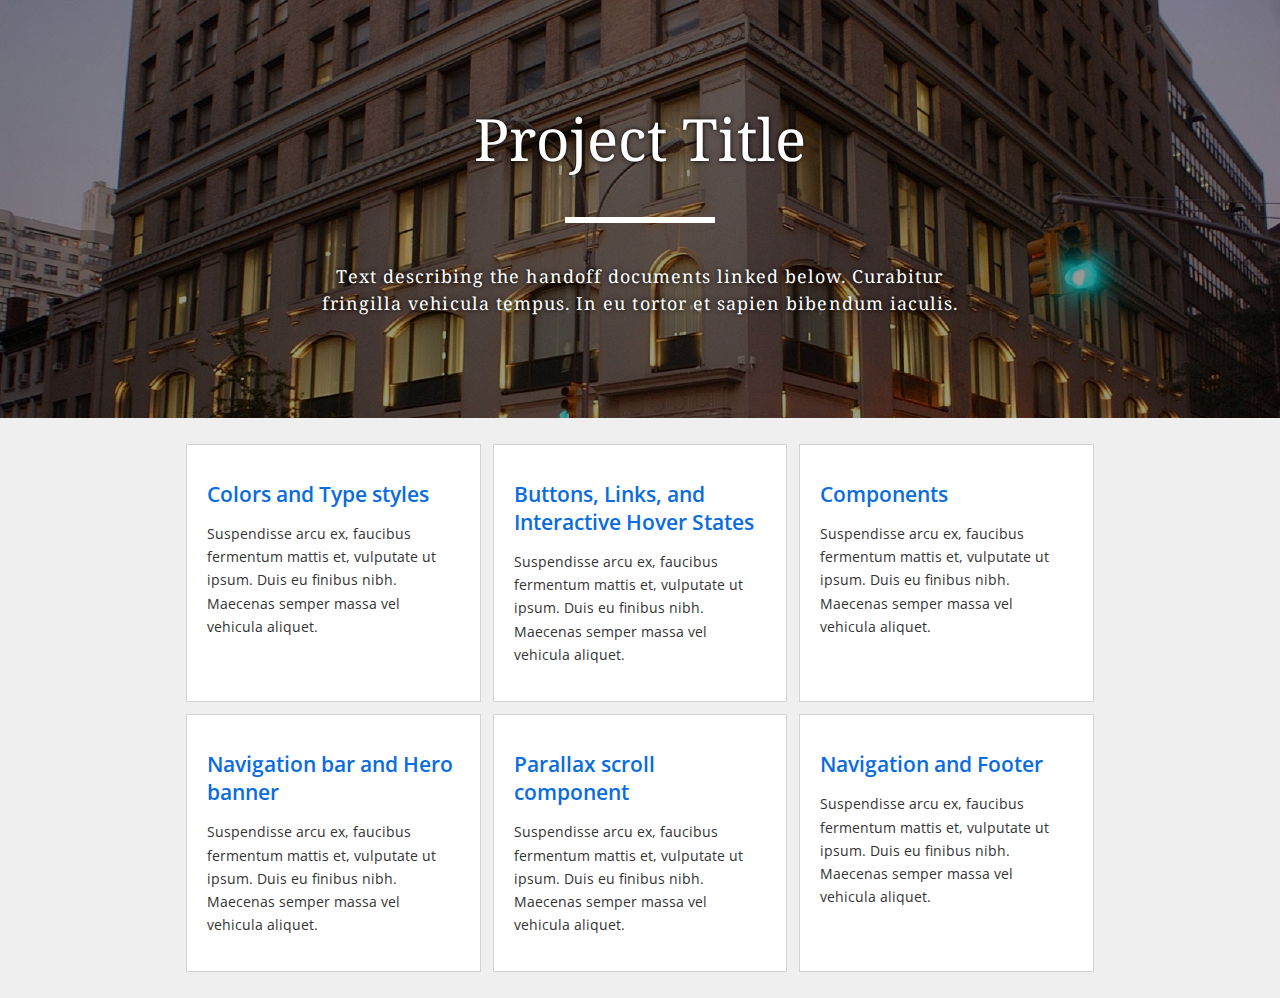
<file: index2.html>
<!DOCTYPE html>
<html lang="en">
<head>
	<meta charset="UTF-8">
    <meta name="viewport" content="width=device-width, initial-scale=1.0">
	<title>Home Page</title>
	<link rel="stylesheet" type="text/css" href="css/reset.css">
	<link rel="stylesheet" type="text/css" href="css/main.css">
	<link href="https://fonts.googleapis.com/css?family=Open+Sans:300,400,600,800" rel="stylesheet">
     <link href="https://fonts.googleapis.com/css?family=Noto+Serif:400,700" rel="stylesheet">
</head>
<body>
	
	<!-- Top -->

	<section class="home_text_wrapper home2_image_bg">
        <div class="color_layer"></div>
		<div class="home2_top_text_width">  
            <h1 class="home2_h1">
		   	  Project Title
            </h1>
            <div class="home_top_rule"></div>
            <h2 class="home2_h2">
	       	  Text describing the handoff documents linked below. Curabitur fringilla vehicula tempus. In eu tortor et sapien bibendum iaculis. 
            </h2>
        </div> 
        <a href="index.html" class="aTag"></a>
	</section>

	<!-- Bottom -->
	
    <section class="home_bottom_section">

               <!-- Cards line One -->
                 
          <div class="home_card_container">

                 <div class="home_card">
                    <h3>Colors and Type styles</h3>
                    <p>
                         Suspendisse arcu ex, faucibus fermentum mattis et, vulputate ut ipsum. Duis eu finibus nibh. Maecenas semper massa vel vehicula aliquet. 
                    </p>
                    <a href="handoff_1.html" class="aTag"></a>
                 </div>
                    
                 <div class="home_card">
                    <h3>Buttons, Links, and Interactive Hover States</h3>
                    <p>
                         Suspendisse arcu ex, faucibus fermentum mattis et, vulputate ut ipsum. Duis eu finibus nibh. Maecenas semper massa vel vehicula aliquet.
                    </p>
                    <a href="handoff_2.html" class="aTag"></a>
                 </div>

                 <div class="home_card">
                    <h3>Components</h3>
                    <p>
                         Suspendisse arcu ex, faucibus fermentum mattis et, vulputate ut ipsum. Duis eu finibus nibh. Maecenas semper massa vel vehicula aliquet. 
                    </p>
                    <a href="#" class="aTag"></a>
                 </div>
                    
          </div>

             <!-- Cards line Two -->
                           
          <div class="home_card_container">

                 <div class="home_card">
                    <h3>Navigation bar and Hero banner</h3>
                    <p>
                         Suspendisse arcu ex, faucibus fermentum mattis et, vulputate ut ipsum. Duis eu finibus nibh. Maecenas semper massa vel vehicula aliquet. 
                    </p>
                    <a href="handoff_1.html" class="aTag"></a>
                 </div>
                    
                 <div class="home_card">
                    <h3>Parallax scroll component</h3>
                    <p>
                         Suspendisse arcu ex, faucibus fermentum mattis et, vulputate ut ipsum. Duis eu finibus nibh. Maecenas semper massa vel vehicula aliquet.
                    </p>
                    <a href="handoff_2.html" class="aTag"></a>
                 </div>

                 <div class="home_card">
                    <h3>Navigation and Footer</h3>
                    <p>
                         Suspendisse arcu ex, faucibus fermentum mattis et, vulputate ut ipsum. Duis eu finibus nibh. Maecenas semper massa vel vehicula aliquet. 
                    </p>
                    <a href="#" class="aTag"></a>
                 </div>
                    
          </div>
                    
               
     </section>

</body>
</html>
</file>
<file: css/main.css>
html,
body {
	font-family: 'Open Sans', sans-serif;
	font-size: 14px;
    margin: 0;
    padding: 0;
	text-align: center;
	background-color: #EFEFEF;
    box-sizing: border-box;
}
a:link {
  text-decoration: none;
  color:inherit;
}
a:hover {
  text-decoration: none;
  color:inherit;
  border-bottom: none;
}

/*********** Type ***********/

h1, .H1 {
	font-weight: 700;
	font-size: 3.85rem;
	line-height: 5.5rem;
	color: white;
	text-align: center;
}
h2, .h2 {
	font-weight: 400;
	font-size: 1.285rem;
	line-height: 1.9rem;
	color: white;
	text-align: center;
}
h3, .H3 {
	color: #096CE0;
	font-weight: 600;
	font-size: 1.5rem;
	line-height: 2rem;
	padding-bottom: 1.05rem;
}
p, .p {
	font-weight: 400;
	font-size: 1rem;
	line-height: 1.65rem;
	color: #333333;
	text-align: left;
}
.home2_h1{
	font-family: 'Noto Serif', serif;
	font-weight: 400;
	font-size: 4.15rem;
	color: white;
	text-align: center;
	text-shadow: 0 0 5px #000000;
}
.home2_h2{
	font-family: 'Noto Serif', serif;
	font-weight: 400;
	font-size: 1.275rem;
	letter-spacing: .075rem;
	line-height: 1.95rem;
	color: white;
	text-align: center;
	text-shadow: 0 0 5px #000000;
}


/*********** common helpers ***********/


.color_gray{
  color: #EFEFEF;
}
.color_midgray{
  background-color: #DEDEDE;
}
.color_black{
	color: black;
}
.color_blue{
  color: #096CE0;
}
.color_white{
	color: white;
}
.gradient_blue{
	background: linear-gradient(180deg, #14A5F2 0%, #096CE0 100%);
}
.aTag {
	position: absolute;
	top: 0;
	left: 0;
	right: 0;
	bottom: 0;
	z-index: 2;
}
.aTag_hero {
	position: absolute;
	top: 0;
	left: 0;
	right: 0;
	bottom: 0;
	z-index: 2;
}
.hide {
  display: none;
}


/*********** TOP HOME 1 ***********/


.home_text_wrapper{
    padding: 100px 0px 100px 0px;
}
.home_top_text_width{
    width: 100%;
    max-width: 640px;
    margin: auto;
 }
.home_top_rule{
	width: 150px;
	height: 6px;
	background-color: white;
	margin: 40px auto;
}
.home_top_subtext{
	margin: 30px auto 10px;
}
.hero_1{
	
}


/*********** TOP HOME 2 ***********/


.home2_top_text_width{
    width: 100%;
    max-width: 640px;
    margin: auto;
    position: relative;
    z-index: 1;
 }
.home2_image_bg{
	display: block;
    position: relative;
	background-image: url("../images/index2_hero_image.jpg");
	-webkit-background-size: cover;
  	-moz-background-size: cover;
  	-o-background-size: cover;
  	background-size: cover;
  	text-align: center;
}
.color_layer{
    background-color: rgba(0, 0, 0, .4);
    position: absolute;
    top: 0;
    left: 0;
    right: 0;
    bottom: 0;
    z-index: 0;
}
.hero_2{
	
}


/*********** Bottom ***********/


.home_bottom_section{
	width: 100%;
	max-width: 960px;
	margin: auto;
	padding: 20px;
	box-sizing: border-box;
}
.home_card_container {
    display: flex;
    align-items: stretch;
}
.home_card {
	position: relative;
    background-color: white;
    border: 1px solid lightgray;
    margin: 6px;
    padding: 35px 20px;
/*    width: 270px;*/
    text-align: left;
}
.home_card_container a:hover {
	box-shadow: 3px 3px 8px hsl(0, 0%, 70%);
}


/*********** MEDIA QUERIES ***********/


@media screen and (min-width: 960px) {
	font-size: 3.85rem;
}

@media screen and (max-width: 768px) {
    .home_card_container {
    	flex-direction: column;
    	align-items: stretch;
	}
	.home_bottom_section{
		padding: 10px;
	}
	html,body {
		font-size: 13px;
	}
	h1, .home2_h1{
		font-size: 6.75vw;
		line-height: 3rem;
	}

}

@media screen and (max-width: 500px) {
	.home_text_wrapper{
    	padding: 50px 0px 50px 0px;
	}
	html,body {
		font-size: 12px;
	}
	h1, .home2_h1{
		font-size: 3rem;
		/*line-height: 2rem;*/
	}
}

/*@media screen and (max-width: 768px) {
    .home_card_container {
    	flex-direction: column;
    	align-items: stretch;
	}
	.home_bottom_section{
		padding: 10px;
	}
	.home_text_wrapper{
    	padding: 50px 0px 50px 0px;
	}
	html,body {
	font-size: 13px;
	}
}

@media screen and (max-width: 420px) {
	html,body {
	font-size: 12px;
	}
}*/
</file>
<file: css/handoff.css>
html,
body {
	font-family: 'Open Sans', sans-serif;
	font-size: 16px;
    margin: 0;
    padding: 0;
	background-color: white;
    box-sizing: border-box;
}
a:link {
  text-decoration: none;
  color:inherit;
}
a:hover {
  text-decoration: none;
  color:inherit;
  border-bottom: none;
}
code{
	margin-left: 25px;
	background-color: #eeeeee;
	padding: 10px;
}


/*********** EYEBROW ***********/


.home_top_section{
	width: 100%;
	height: 60px;
	padding: 0px 0px;
	text-align: center;
	position: fixed;
}
.eyebrow{
	font-family: 'Noto Serif', serif;
	font-weight: 400;
	font-size: 22px;
	color: white;
	text-align: center;
}
.backArrow {
	padding: 20px 20px;
	background-color: #202020;
	float: left;
}
.forwardArrow {
	padding: 20px 20px;
	background-color: #202020;
	float: right;
}
.accordion {
	padding: 15px 15px;
	background-color: #e0e0e0;
	float: right;
}
.backArrow:after{
content:’’;
display: block;
clear:both;
}
.forwardArrow:after{
content:’’;
display: block;
clear:both;
}


/*********** BODY STUFF ***********/


.padding_top_large{
	margin-top: 50px;
}
.padding_top_xlarge{
	margin-top: 120px;
}
.padding_bottom_large{
	margin-bottom: 50px;
}
.padding_top_small{
	margin-top: 27px;
}
.padding_bottom_small{
	margin-bottom: 25px;
}
.padding_bottom_xsmall{
	margin-bottom: 5px;
}

.labelText{
	font-family: 'Open Sans', sans-serif;
	font-weight: 700;
	font-size: 1.1rem;
	text-align: left;
	color: #333333;
	display: inline-block;
}
.magentaText{
	font-family: 'Open Sans', sans-serif;
	font-weight: 400;
	font-size: .85rem;
	line-height: 1.5rem;
	text-align: left;
	color: magenta;
	display: inline-block;
}
.viewportDesktop{
	display: none;
}
.viewportTablet{
	display: none;
}
.viewportMobile{
	display: none;
}


/*********** CONTAINERS ***********/


.home_960_section{
	width: 100%;
	max-width: 960px;
	padding: 20px 20px;
	margin: auto;
	box-sizing: border-box;
}
.flex_container {
    display: flex;
    align-items: stretch;
    flex-wrap: wrap;
}
.color_container{
	margin-right: 20px;
	margin-top: 20px
}
.color_block {
	width: 130px;
	height: 130px;
	display: block;
}
.type_container{
	width: 100%;
	/*margin: 10px;*/
}


/*********** MEDIA QUERIES ***********/


@media screen and (min-width: 768px) {
	.viewportDesktop{
	display: block;
	}
	.viewportTablet{
	display: none;
	}
	.viewportMobile{
	display: none;
	}
}


@media screen and (max-width: 768px) {
	html,
	body {
	font-size: 15px;
	}
	.viewportDesktop{
	display: none;
	}
	.viewportTablet{
	display: block;
	}
	.viewportMobile{
	display: none;
	}
}


@media screen and (max-width: 420px) {
	html,
	body {
	font-size: 14px;
	}
	.viewportDesktop{
	display: none;
	}
	.viewportTablet{
	display: none;
	}
	.viewportMobile{
	display: block;
	}
}


/*********** COLORS ***********/


.color_gray{
  color: #EFEFEF;
}
.color_midgray{
  background-color: #DEDEDE;
}
.color_black{
	color: black;
}
.color_blue{
  color: #096CE0;
}
.color_white{
	color: white;
}

.gradient_blue{
	background: linear-gradient(180deg, #14A5F2 0%, #096CE0 100%);
}
.gradient_gray{
	background: linear-gradient(180deg, #ffffff 0%, #DEDEDE 100%);
}

.background_color_blue{
	background-color: #096CE0;
}
.background_color_black{
	background-color: #202020;
}
.background_color_darkyellow{
	background-color: #f2a900;
}
.background_color_lightyellow{
	background-color: #fdda24;
}
.background_color_white{
	background-color: #ffffff;
	border: 1px solid #333333;
}
.background_color_lightgray{
	background-color: #F0EFEF;
}


/*********** TYPE ***********/


.h1{
	font-family: 'Open Sans', sans-serif;
	font-weight: 700;
	font-size: 3.75rem;
	text-align: left;
	color: #333333;
	display: inline-block;
}
.h2{
	font-family: 'Open Sans', sans-serif;
	font-weight: 700;
	font-size: 3.1rem;
	text-align: left;
	color: #333333;
	display: inline-block;
}
.h3{
	font-family: 'Open Sans', sans-serif;
	font-weight: 700;
	font-size: 2.6rem;
	text-align: left;
	color: #333333;
	display: inline-block;
}
.h4{
	font-family: 'Open Sans', sans-serif;
	font-weight: 700;
	font-size: 2.1rem;
	text-align: left;
	color: #333333;
	display: inline-block;
}
.h5{
	font-family: 'Open Sans', sans-serif;
	font-weight: 700;
	font-size: 1.75rem;
	text-align: left;
	color: #333333;
	display: inline-block;
}
.h6{
	font-family: 'Open Sans', sans-serif;
	font-weight: 700;
	font-size: 1.4rem;
	text-align: left;
	color: #333333;
	display: inline-block;
}
.p{
	font-family: 'Noto Serif', serif;
	font-weight: 400;
	font-size: 1rem;
	line-height: 1.25rem;
	text-align: left;
	color: #333333;
	display: inline-block;
}
.p a{
	border-bottom: 1px solid #096CE0;
}
.p a:hover{
	border-bottom: none;
	color: #096CE0;
}
.p_intro{
	font-family: 'Noto Serif', serif;
	font-weight: 400;
	font-size: 1.5rem;
	text-align: left;
	color: #333333;
	display: inline-block;
}
.social_text{
	font-family: 'Noto Serif', serif;
	font-weight: 400;
	font-size: .9rem;
	text-align: left;
	color: #333333;
	display: inline-block;
}
.description_text{
	font-family: 'Noto Serif', serif;
	font-weight: 400;
	font-size: .75rem;
	text-align: left;
	color: #333333;
	display: inline-block;
}
.large_cta{
	font-family: 'Open Sans', sans-serif;
	font-weight: 700;
	font-size: 1.1rem;
	letter-spacing: .15rem;
	text-transform: uppercase;
	text-align: left;
	color: #333333;
	display: inline-block;
}
.large_cta a{
	color: #096CE0;
}
.large_cta a:hover{
	color: #333333;
}
.breadcrumbs{
	font-family: 'Open Sans', sans-serif;
	font-weight: 600;
	font-size: .75rem;
	letter-spacing: .1rem;
	line-height: 1.35rem;
	text-transform: uppercase;
	text-align: left;
	color: #333333;
	display: inline-block;
}
.breadcrumbs a{
	color: #096CE0;
}
.breadcrumbs a:hover{
	color: #333333;
}
.small_title_sans{
	font-family: 'Open Sans', sans-serif;
	font-weight: 700;
	font-size: 1rem;
	font-size: 1rem;
	letter-spacing: .12rem;
	text-transform: uppercase;
	text-align: left;
	color: #333333;
	display: inline-block;
}
.tag_text{
	font-family: 'Open Sans', sans-serif;
	font-weight: 700;
	font-size: .8rem;
	text-transform: uppercase;
	text-align: left;
	color: #333333;
	display: inline-block;
}
.all_caps_serif{
	font-family: 'Noto Serif', serif;
	font-weight: 400;
	font-size: 1.1rem;
	letter-spacing: .1rem;
	text-transform: uppercase;
	text-align: left;
	color: #333333;
	display: inline-block;
}
.serif_card_title{
	font-family: 'Noto Serif', serif;
	font-weight: 400;
	font-size: 1.25rem;
	text-align: left;
	color: #333333;
	display: inline-block;
}
.serif_card_title a{
	border-bottom: 1px solid #096CE0;
}
.serif_card_title a:hover{
	color: #096CE0;
	border-bottom: none;
}
.numbers_desktop{
	font-family: 'Noto Serif', serif;
	font-weight: 400;
	font-size: 3rem;
	text-align: center;
	color: #333333;
	display: inline-block;
}


/*********** BUTTONS ***********/


.button_cta_blue a{
	font-family: 'Open Sans', sans-serif;
	font-weight: 700;
	font-size: 16px;
	line-height: 24px;
	letter-spacing: 1px;
	text-transform: uppercase;
	text-align: left;
	color: white;
	display: inline-block;
	padding: 25px 30px;
	background-color: #096CE0;
}
.button_cta_blue a:hover {
	color: white;
	display: inline-block;
	padding: 25px 30px;
	background-color: black;
}
.arrow_button_ghost a{
	font-family: 'Open Sans', sans-serif;
	font-weight: 700;
	font-size: 16px;
	line-height: 24px;
	letter-spacing: 1px;
	text-transform: uppercase;
	text-align: left;
	color: #096CE0;
	fill: #096CE0;
	display: inline-block;
	border: 2px solid #096CE0;
	transition: .4s all ease;
}
.arrow_button_ghost a:hover{
	color: white;
	fill: white;
	display: inline-block;
	background-color: #096CE0;
}
.arrow_button a{
	font-family: 'Open Sans', sans-serif;
	font-weight: 700;
	font-size: 16px;
	line-height: 24px;
	letter-spacing: 1px;
	text-transform: uppercase;
	text-align: left;
	color: white;
	fill: white;
	display: inline-block;
	background-color: #096CE0;
	border: 2px solid #096CE0;
	transition: .4s all ease;
}
.arrow_button a:hover{
	color: #096CE0;
	fill: #096CE0;
	background-color: white;
	border: 2px solid #096CE0;
}
.btn_padding{
	padding-right: 50px;
}
.icon_arrow_text{
	padding: 25px  10px 25px 50px;
	display: inline-block;
}
.icon_arrow{
	display: inline-block;
	padding: 25px 25px;
}
</file>
